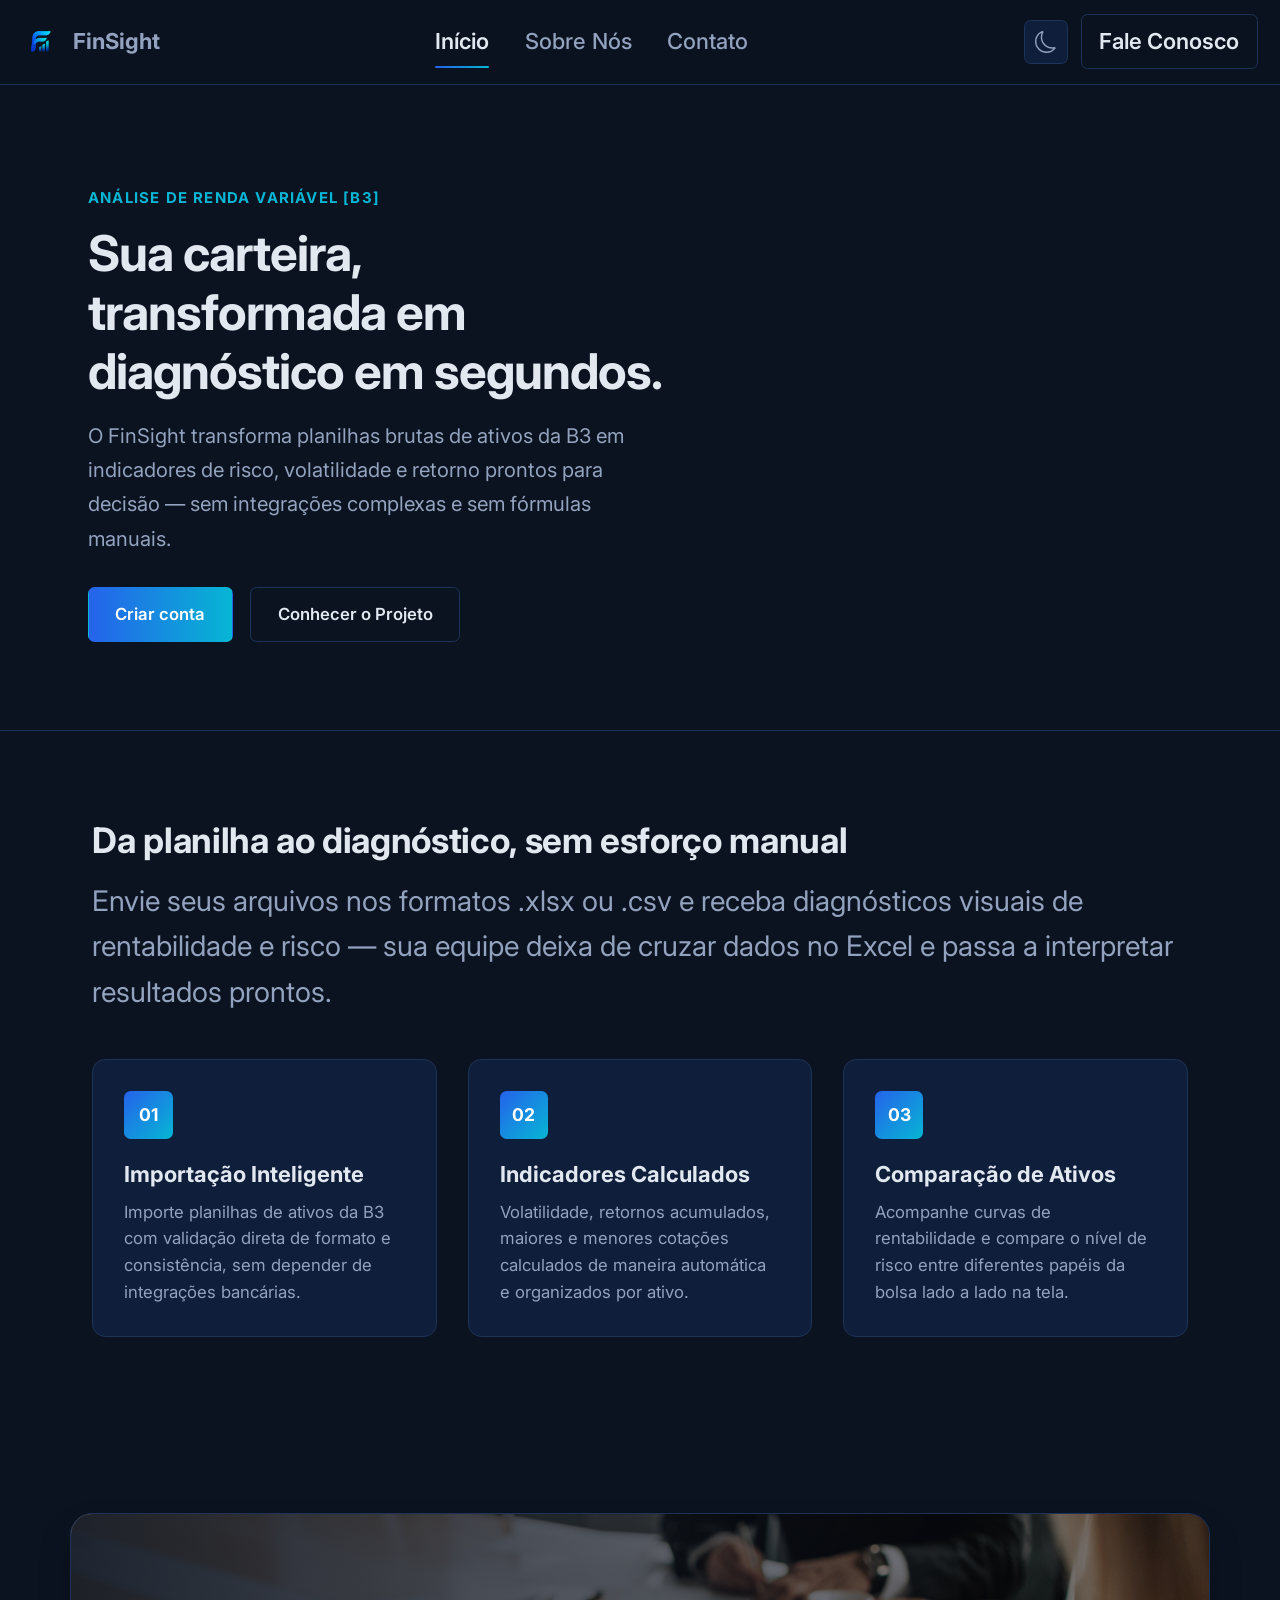
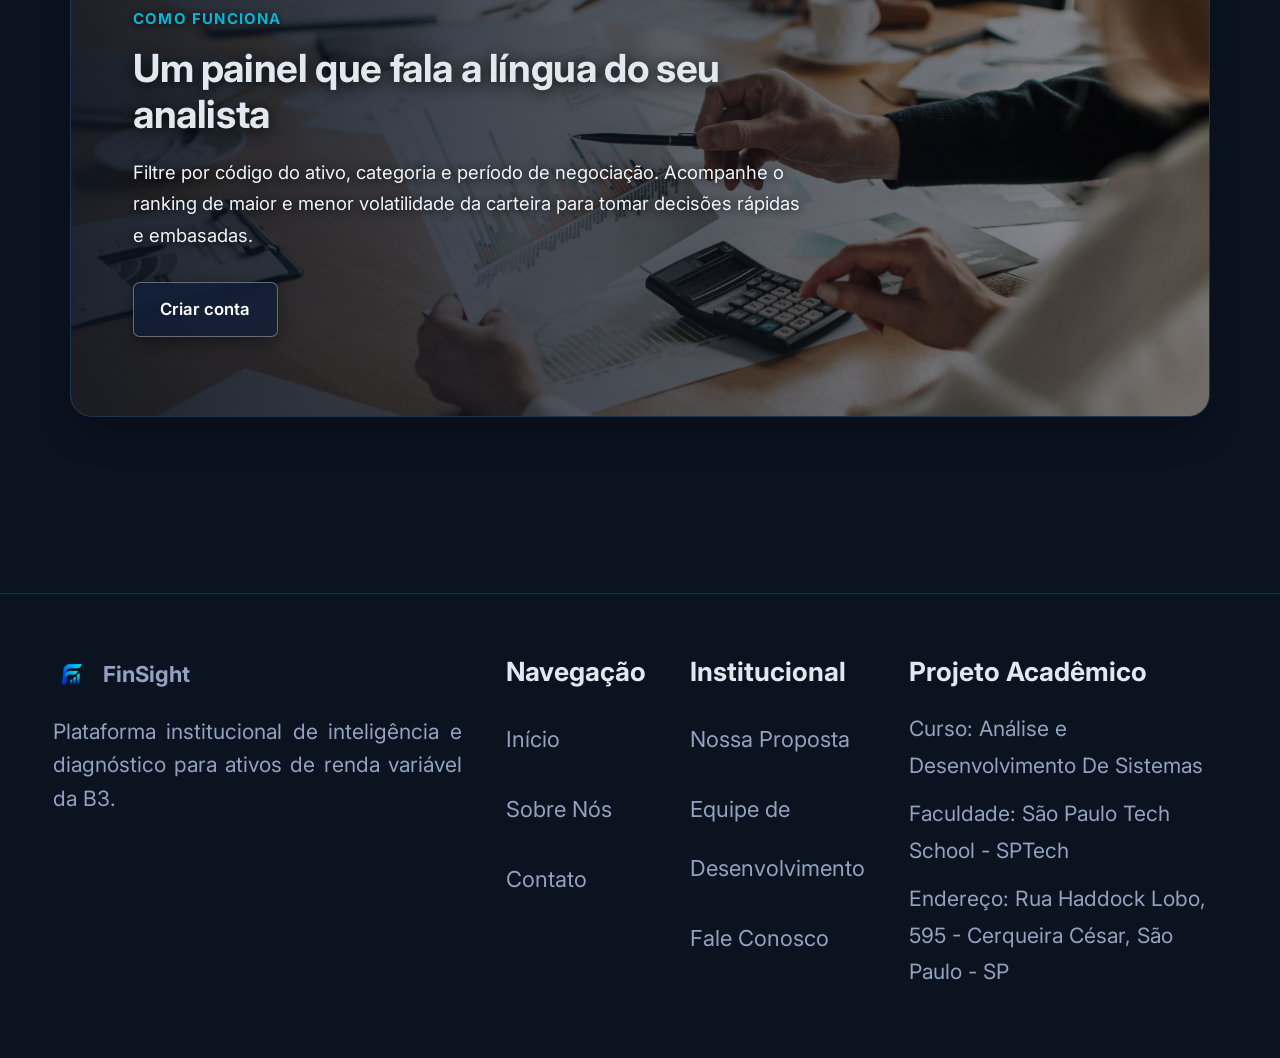
<file: public/html/index.html>
<!DOCTYPE html>
<html lang="pt-BR">

<head>
  <meta charset="UTF-8">
  <title>FinSight | Início</title>
  <link rel="icon" href="../assets/ico/logo-transparente.png">
  <link rel="stylesheet" href="../css/style-geral.css">
  <link rel="stylesheet" href="../css/inicio.css">
  <script src="../js/tema.js"></script>
</head>

<body>

  <header class="cabecalho">
    <div class="conteiner cabecalho-conteudo">

      <a href="../html/index.html" class="marca">
        <img src="../assets/ico/logo-transparente.png" alt="Logotipo FinSight">
        <span>FinSight</span>
      </a>

      <nav class="menu-navegacao">
        <a href="index.html" class="link-navegacao ativo">Início</a>
        <a href="sobre.html" class="link-navegacao">Sobre Nós</a>
        <a href="contato.html" class="link-navegacao">Contato</a>
      </nav>

      <div class="acoes-cabecalho">
        <button type="button" id="btn-tema" class="btn-tema" title="Alternar tema claro/escuro"
          aria-label="Alternar tema claro e escuro">
          <svg class="icone-sol bi bi-sun" xmlns="http://www.w3.org/2000/svg" viewBox="0 0 16 16" fill="currentColor">
            <path
              d="M8 11a3 3 0 1 1 0-6 3 3 0 0 1 0 6m0 1a4 4 0 1 0 0-8 4 4 0 0 0 0 8M8 0a.5.5 0 0 1 .5.5v2a.5.5 0 0 1-1 0v-2A.5.5 0 0 1 8 0m0 13a.5.5 0 0 1 .5.5v2a.5.5 0 0 1-1 0v-2A.5.5 0 0 1 8 13m8-5a.5.5 0 0 1-.5.5h-2a.5.5 0 0 1 0-1h2a.5.5 0 0 1 .5.5M3 8a.5.5 0 0 1-.5.5h-2a.5.5 0 0 1 0-1h2A.5.5 0 0 1 3 8m10.657-5.657a.5.5 0 0 1 0 .707l-1.414 1.415a.5.5 0 1 1-.707-.708l1.414-1.414a.5.5 0 0 1 .707 0m-9.193 9.193a.5.5 0 0 1 0 .707L3.05 13.657a.5.5 0 0 1-.707-.707l1.414-1.414a.5.5 0 0 1 .707 0m9.193 2.121a.5.5 0 0 1-.707 0l-1.414-1.414a.5.5 0 0 1 .707-.707l1.414 1.414a.5.5 0 0 1 0 .707M4.464 4.465a.5.5 0 0 1-.707 0L2.343 3.05a.5.5 0 1 1 .707-.707l1.414 1.414a.5.5 0 0 1 0 .708" />
          </svg>

          <svg class="icone-lua bi bi-moon" xmlns="http://www.w3.org/2000/svg" viewBox="0 0 16 16" fill="currentColor">
            <path
              d="M6 .278a.77.77 0 0 1 .08.858 7.2 7.2 0 0 0-.878 3.46c0 4.021 3.278 7.277 7.318 7.277q.792-.001 1.533-.16a.79.79 0 0 1 .81.316.73.73 0 0 1-.031.893A8.35 8.35 0 0 1 8.344 16C3.734 16 0 12.286 0 7.71 0 4.266 2.114 1.312 5.124.06A.75.75 0 0 1 6 .278M4.858 1.311A7.27 7.27 0 0 0 1.025 7.71c0 4.02 3.279 7.276 7.319 7.276a7.32 7.32 0 0 0 5.205-2.162q-.506.063-1.029.063c-4.61 0-8.343-3.714-8.343-8.29 0-1.167.242-2.278.681-3.286" />
          </svg>
        </button>

        <a href="contato.html" class="btn btn-vazado btn-pequeno">Fale Conosco</a>
      </div>

    </div>
  </header>

  <main>

    <section class="secao secao-destaque">

      <div class="video-fundo-conteiner" aria-hidden="true">
        <video class="video-fundo" autoplay muted loop playsinline preload="auto">
          <source src="../assets/pagina-inicial/video-secao-destaque.mp4" type="video/mp4">
        </video>
        <div class="video-overlay"></div>
      </div>

      <div class="conteiner grade-destaque">

        <div>
          <span class="subtitulo-destaque">Análise de Renda Variável [B3]</span>
          <h1>Sua carteira, transformada em diagnóstico em segundos.</h1>
          <p class="texto-destaque">
            O FinSight transforma planilhas brutas de ativos da B3 em indicadores de risco, volatilidade e retorno
            prontos para decisão — sem integrações complexas e sem fórmulas manuais.
          </p>
          <div class="acoes-destaque">
            <a href="./cadastro.html" class="btn btn-primario">Criar conta</a>
            <a href="./sobre.html" class="btn btn-vazado">Conhecer o Projeto</a>
          </div>
        </div>

      </div>
    </section>

    <hr class="linha-divisoria">

    <section class="secao">
      <div class="conteiner">

        <div class="cabecalho-secao">
          <h2>Da planilha ao diagnóstico, sem esforço manual</h2>
          <p>
            Envie seus arquivos nos formatos .xlsx ou .csv e receba diagnósticos visuais de rentabilidade e risco — sua
            equipe deixa de cruzar dados no Excel e passa a interpretar resultados prontos.
          </p>
        </div>

        <div class="grade-tres-colunas">

          <div class="cartao">
            <div class="icone-cartao">01</div>
            <h3>Importação Inteligente</h3>
            <p>Importe planilhas de ativos da B3 com validação direta de formato e consistência, sem depender de
              integrações bancárias.</p>
          </div>

          <div class="cartao">
            <div class="icone-cartao">02</div>
            <h3>Indicadores Calculados</h3>
            <p>Volatilidade, retornos acumulados, maiores e menores cotações calculados de maneira automática e
              organizados por ativo.</p>
          </div>

          <div class="cartao">
            <div class="icone-cartao">03</div>
            <h3>Comparação de Ativos</h3>
            <p>Acompanhe curvas de rentabilidade e compare o nível de risco entre diferentes papéis da bolsa lado a lado
              na tela.</p>
          </div>

        </div>

      </div>
    </section>

    <section class="secao">
      <div class="conteiner secao-previa-dashboard">

        <div class="fundo-previa-conteiner" aria-hidden="true">
          <img src="../assets/pagina-inicial/reuniao-inicial.jpg" class="fundo-previa-img">
          <div class="fundo-previa-overlay"></div>
        </div>

        <div class="conteudo-previa-dashboard">
          <span class="subtitulo-destaque">Como Funciona</span>
          <h2>Um painel que fala a língua do seu analista</h2>
          <p>
            Filtre por código do ativo, categoria e período de negociação. Acompanhe o ranking de maior e menor
            volatilidade da carteira para tomar decisões rápidas e embasadas.
          </p>
          <a href="./cadastro.html" class="btn btn-vazado">Criar conta</a>
        </div>

      </div>
    </section>

  </main>

  <footer class="rodape">
    <div class="conteiner">

      <div class="grade-rodape">

        <div class="coluna-rodape">
          <div class="marca">
            <img src="../assets/ico/logo-transparente.png" alt="FinSight">
            <span>FinSight</span>
          </div>
          <p>
            Plataforma institucional de inteligência e diagnóstico para ativos de renda variável da B3.
          </p>
        </div>

        <div class="coluna-rodape">
          <h4>Navegação</h4>
          <ul>
            <li><a href="./index.html">Início</a></li>
            <li><a href="./sobre.html">Sobre Nós</a></li>
            <li><a href="./contato.html">Contato</a></li>
          </ul>
        </div>

        <div class="coluna-rodape">
          <h4>Institucional</h4>
          <ul>
            <li><a href="./sobre.html">Nossa Proposta</a></li>
            <li><a href="./sobre.html">Equipe de Desenvolvimento</a></li>
            <li><a href="./contato.html">Fale Conosco</a></li>
          </ul>
        </div>

        <div class="coluna-rodape">
          <h4>Projeto Acadêmico</h4>
          <ul>
            <li><span>Curso: Análise e Desenvolvimento De Sistemas</span></li>
            <li><span>Faculdade: São Paulo Tech School - SPTech</span></li>
            <li><span>Endereço: Rua Haddock Lobo, 595 - Cerqueira César, São Paulo - SP </span></li>
          </ul>
        </div>

      </div>

    </div>
  </footer>

</body>

</html>
</file>
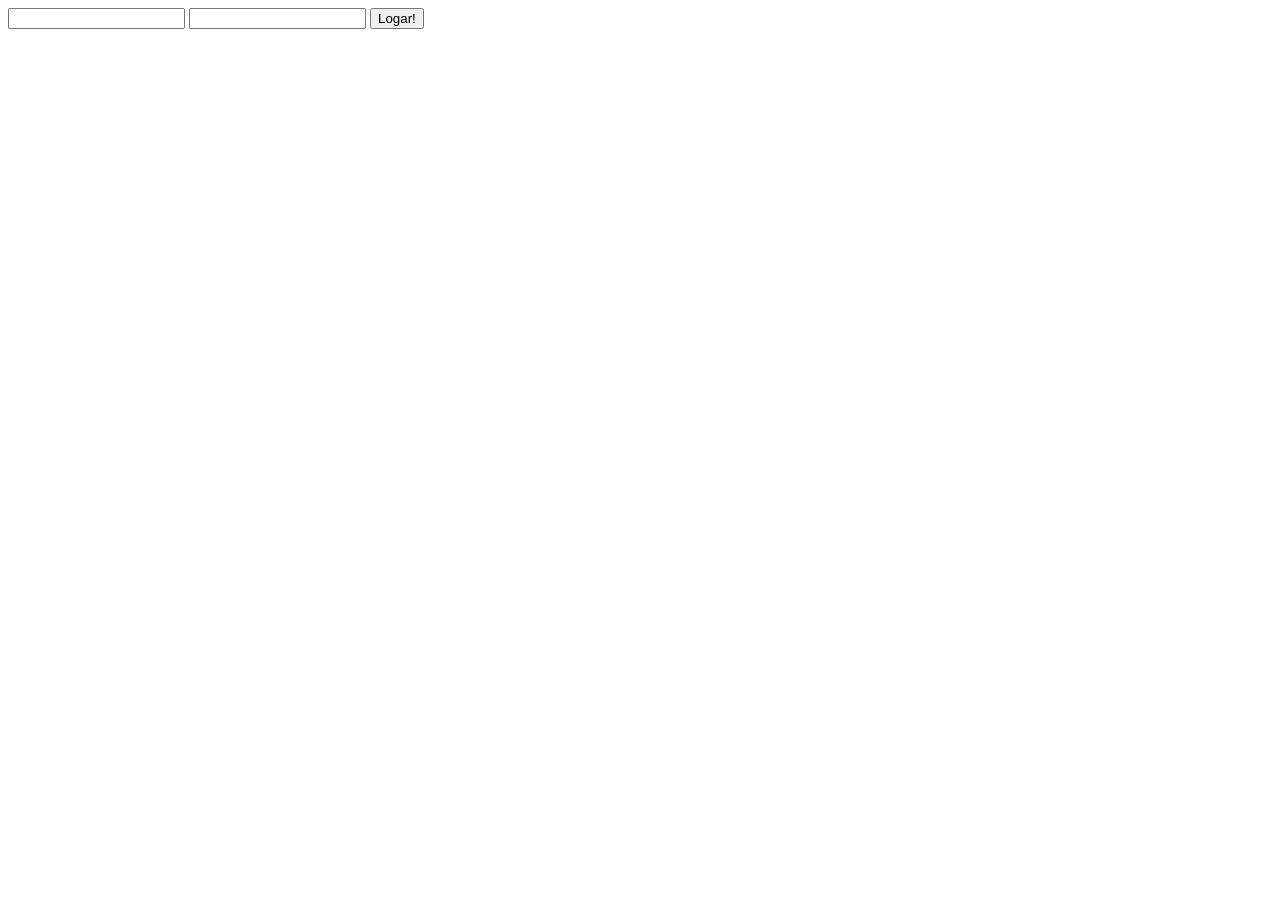
<file: public/html/autenticacao.html>
<!DOCTYPE html>
<html lang="en">
<head>
    <meta charset="UTF-8">
    <meta name="viewport" content="width=device-width, initial-scale=1.0">
    <title>Document</title>
</head>
<body>
    <label>
        <input type="text">
    </label>
    <label>
        <input type="text">
    </label>
    <button id="login" onclick="pegarDados()">Logar!</button>
</body>
</html>
<script src="../js/autenticacao.js"></script>
</file>
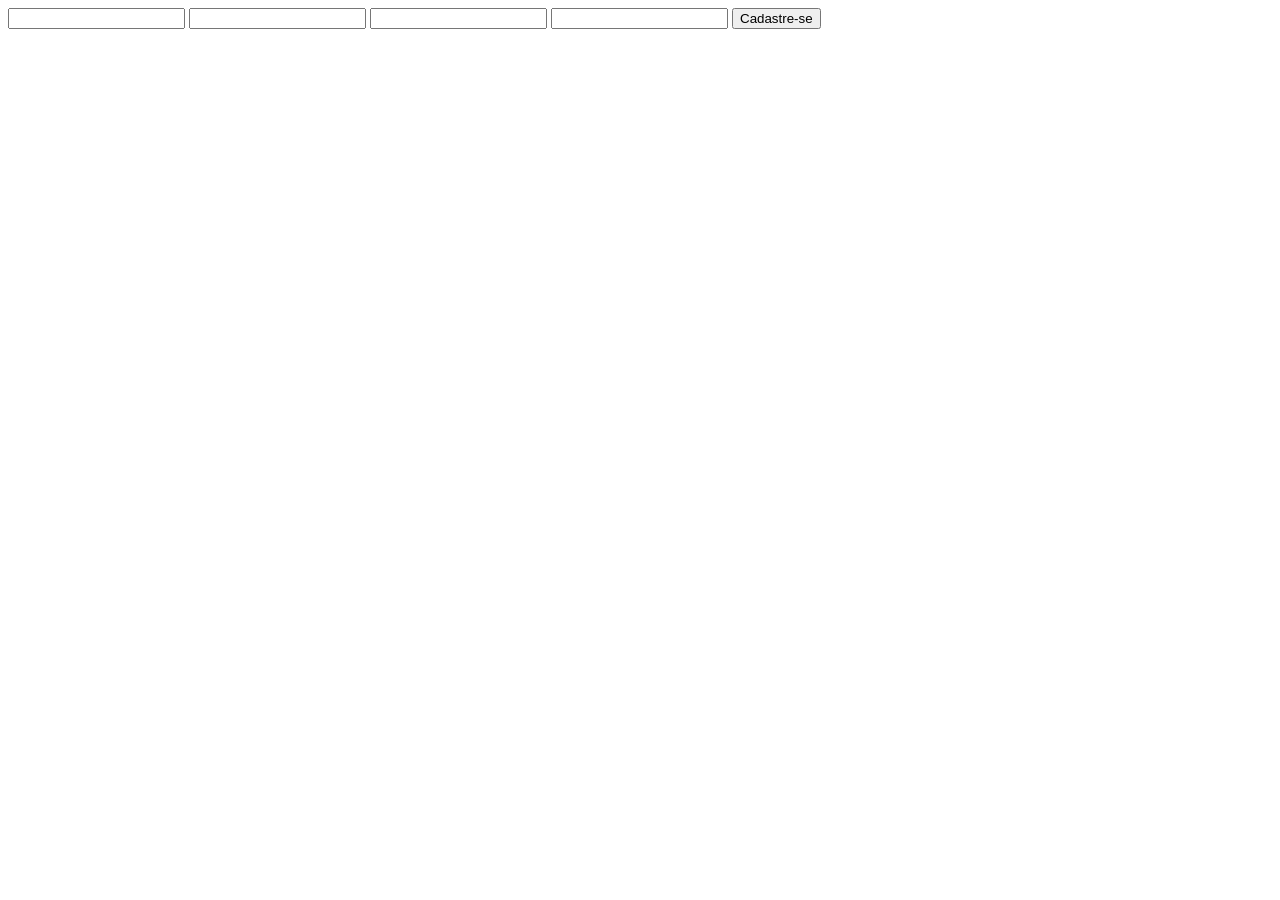
<file: public/html/cadastro.html>
<!DOCTYPE html>
<html lang="en">
<head>
    <meta charset="UTF-8">
    <meta name="viewport" content="width=device-width, initial-scale=1.0">
    <title>Document</title>
</head>
<body>
    <label>
        <input type="text">
    </label>
    <label>
        <input type="text">
    </label>
    <label>
        <input type="text">
    </label>
    <label>
        <input type="text">
    </label>
    <button onclick="pegarDados()">Cadastre-se</button>
</body>
</html>
<script src="../js/autenticacao.js"></script>
</file>
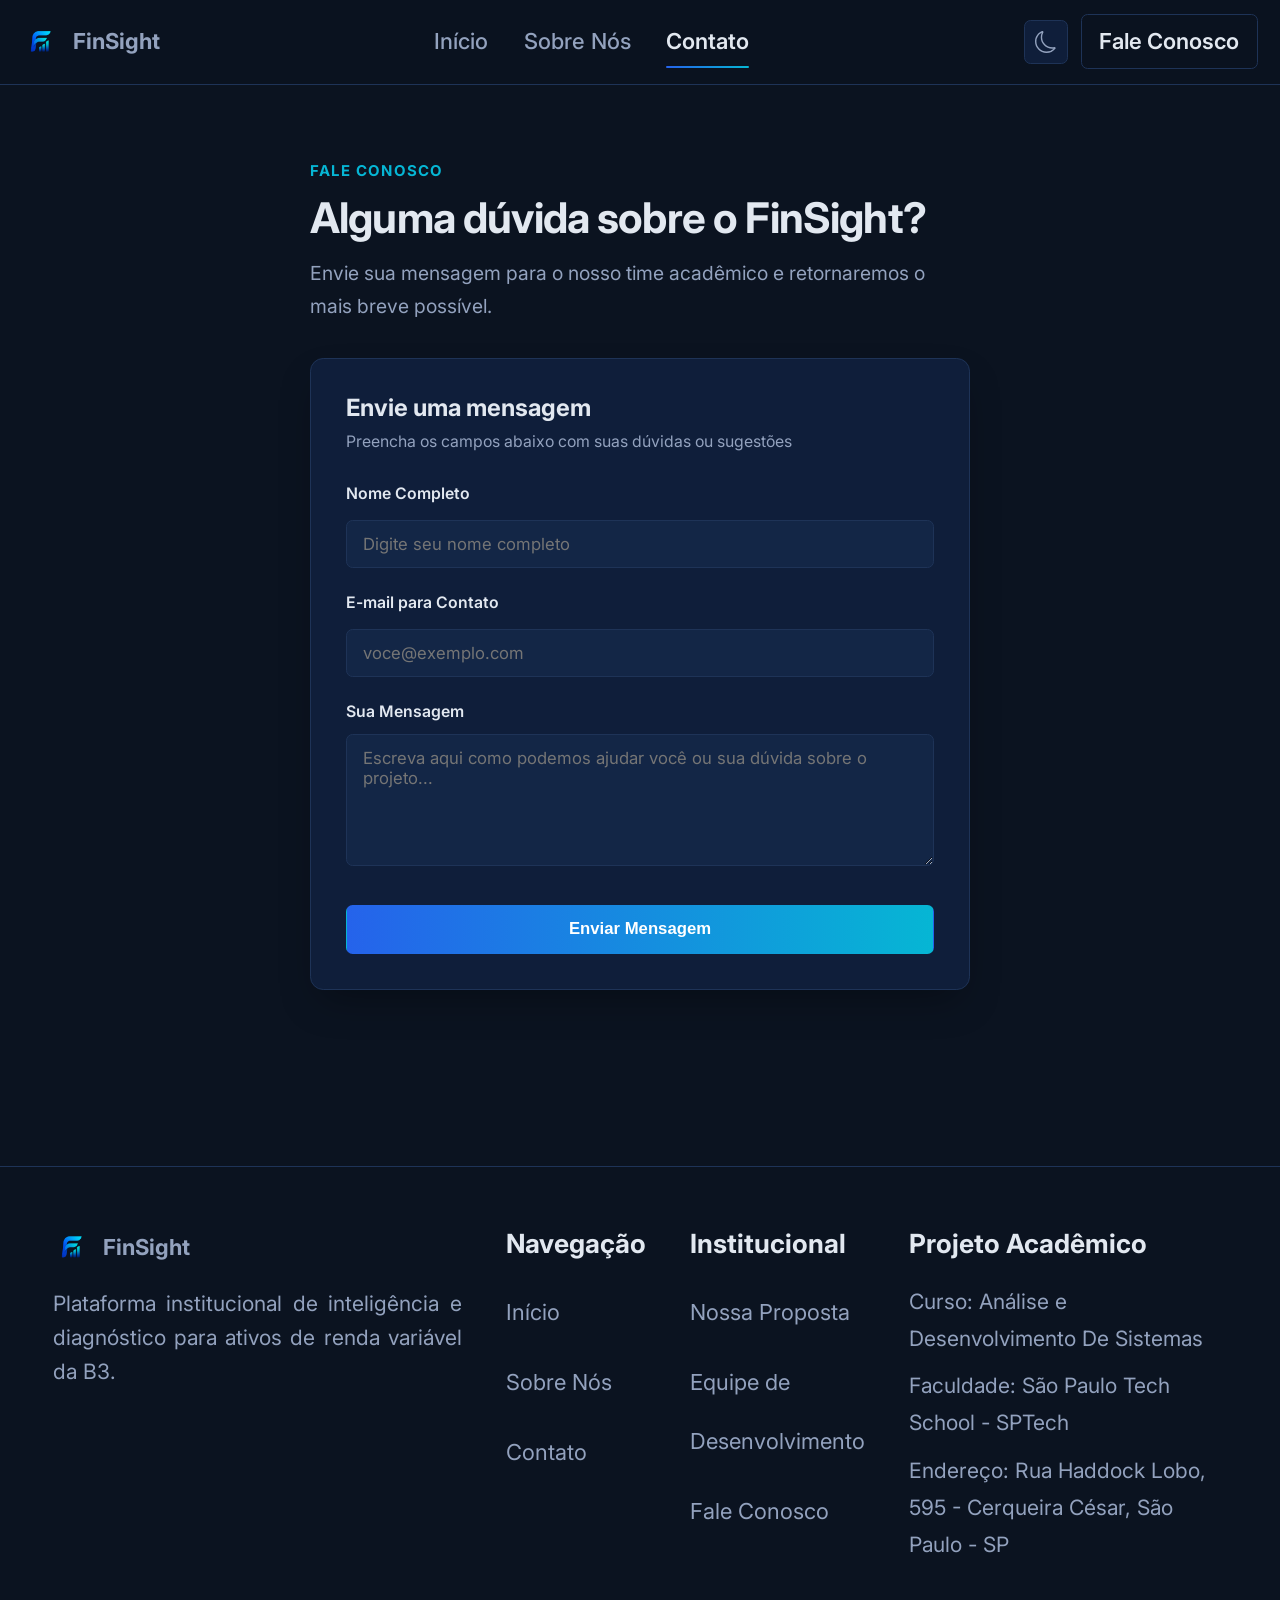
<file: public/html/contato.html>
<!DOCTYPE html>
<html lang="pt-BR">

<head>
    <meta charset="UTF-8">
    <title>FinSight | Contato</title>
    <link rel="shortcut icon" href="../assets/ico/logo-transparente.png" type="image/x-icon">
    <link rel="stylesheet" href="../css/style-geral.css">
    <link rel="stylesheet" href="../css/contato.css">
    <script src="../js/tema.js"></script>
</head>

<body>

    <header class="cabecalho">
        <div class="conteiner cabecalho-conteudo">

            <a href="../index.html" class="marca">
                <img src="../assets/ico/logo-transparente.png" alt="Logotipo FinSight">
                <span>FinSight</span>
            </a>

            <nav class="menu-navegacao">
                <a href="../index.html" class="link-navegacao">Início</a>
                <a href="./sobre.html" class="link-navegacao">Sobre Nós</a>
                <a href="./contato.html" class="link-navegacao ativo">Contato</a>
            </nav>

            <div class="acoes-cabecalho">
                <button type="button" id="btn-tema" class="btn-tema" title="Alternar tema claro/escuro"
                    aria-label="Alternar tema claro e escuro">
                    <svg class="icone-sol bi bi-sun" xmlns="http://www.w3.org/2000/svg" viewBox="0 0 16 16"
                        fill="currentColor">
                        <path
                            d="M8 11a3 3 0 1 1 0-6 3 3 0 0 1 0 6m0 1a4 4 0 1 0 0-8 4 4 0 0 0 0 8M8 0a.5.5 0 0 1 .5.5v2a.5.5 0 0 1-1 0v-2A.5.5 0 0 1 8 0m0 13a.5.5 0 0 1 .5.5v2a.5.5 0 0 1-1 0v-2A.5.5 0 0 1 8 13m8-5a.5.5 0 0 1-.5.5h-2a.5.5 0 0 1 0-1h2a.5.5 0 0 1 .5.5M3 8a.5.5 0 0 1-.5.5h-2a.5.5 0 0 1 0-1h2A.5.5 0 0 1 3 8m10.657-5.657a.5.5 0 0 1 0 .707l-1.414 1.415a.5.5 0 1 1-.707-.708l1.414-1.414a.5.5 0 0 1 .707 0m-9.193 9.193a.5.5 0 0 1 0 .707L3.05 13.657a.5.5 0 0 1-.707-.707l1.414-1.414a.5.5 0 0 1 .707 0m9.193 2.121a.5.5 0 0 1-.707 0l-1.414-1.414a.5.5 0 0 1 .707-.707l1.414 1.414a.5.5 0 0 1 0 .707M4.464 4.465a.5.5 0 0 1-.707 0L2.343 3.05a.5.5 0 1 1 .707-.707l1.414 1.414a.5.5 0 0 1 0 .708" />
                    </svg>

                    <svg class="icone-lua bi bi-moon" xmlns="http://www.w3.org/2000/svg" viewBox="0 0 16 16"
                        fill="currentColor">
                        <path
                            d="M6 .278a.77.77 0 0 1 .08.858 7.2 7.2 0 0 0-.878 3.46c0 4.021 3.278 7.277 7.318 7.277q.792-.001 1.533-.16a.79.79 0 0 1 .81.316.73.73 0 0 1-.031.893A8.35 8.35 0 0 1 8.344 16C3.734 16 0 12.286 0 7.71 0 4.266 2.114 1.312 5.124.06A.75.75 0 0 1 6 .278M4.858 1.311A7.27 7.27 0 0 0 1.025 7.71c0 4.02 3.279 7.276 7.319 7.276a7.32 7.32 0 0 0 5.205-2.162q-.506.063-1.029.063c-4.61 0-8.343-3.714-8.343-8.29 0-1.167.242-2.278.681-3.286" />
                    </svg>
                </button>

                <a href="./contato.html" class="btn btn-vazado btn-pequeno">Fale Conosco</a>
            </div>

        </div>
    </header>

    <main>

        <section class="secao secao-contato">
            <div class="conteiner conteiner-contato">

                <div class="cabecalho-contato">
                    <span class="subtitulo-destaque">Fale Conosco</span>
                    <h1>Alguma dúvida sobre o FinSight?</h1>
                    <p class="texto-destaque">
                        Envie sua mensagem para o nosso time acadêmico e retornaremos o mais breve possível.
                    </p>
                </div>

                <div class="painel-formulario">
                    <div class="cabecalho-formulario">
                        <h3>Envie uma mensagem</h3>
                        <p>Preencha os campos abaixo com suas dúvidas ou sugestões</p>
                    </div>

                    <form id="formulario-contato" action="#" method="post">

                        <div class="campo-formulario">
                            <label for="campo-nome" class="rotulo">Nome Completo</label>
                            <input type="text" id="campo-nome" name="nome" class="campo-texto"
                                placeholder="Digite seu nome completo" required>
                        </div>

                        <div class="campo-formulario">
                            <label for="campo-email" class="rotulo">E-mail para Contato</label>
                            <input type="email" id="campo-email" name="email" class="campo-texto"
                                placeholder="voce@exemplo.com" required>
                        </div>

                        <div class="campo-formulario">
                            <label for="campo-mensagem" class="rotulo">Sua Mensagem</label>
                            <textarea id="campo-mensagem" name="mensagem" class="campo-area"
                                placeholder="Escreva aqui como podemos ajudar você ou sua dúvida sobre o projeto..."
                                required></textarea>
                        </div>

                        <button type="submit" class="btn btn-primario btn-bloco">Enviar Mensagem</button>

                    </form>
                </div>

            </div>
        </section>

    </main>

    <footer class="rodape">
        <div class="conteiner">

            <div class="grade-rodape">

                <div class="coluna-rodape">
                    <div class="marca">
                        <img src="../assets/ico/logo-transparente.png" alt="FinSight">
                        <span>FinSight</span>
                    </div>
                    <p>
                        Plataforma institucional de inteligência e diagnóstico para ativos de renda variável da B3.
                    </p>
                </div>

                <div class="coluna-rodape">
                    <h4>Navegação</h4>
                    <ul>
                        <li><a href="../index.html">Início</a></li>
                        <li><a href="./sobre.html">Sobre Nós</a></li>
                        <li><a href="./contato.html">Contato</a></li>
                    </ul>
                </div>

                <div class="coluna-rodape">
                    <h4>Institucional</h4>
                    <ul>
                        <li><a href="./sobre.html">Nossa Proposta</a></li>
                        <li><a href="./sobre.html">Equipe de Desenvolvimento</a></li>
                        <li><a href="./contato.html">Fale Conosco</a></li>
                    </ul>
                </div>

                <div class="coluna-rodape">
                    <h4>Projeto Acadêmico</h4>
                    <ul>
                        <li><span>Curso: Análise e Desenvolvimento De Sistemas</span></li>
                        <li><span>Faculdade: São Paulo Tech School - SPTech</span></li>
                        <li><span>Endereço: Rua Haddock Lobo, 595 - Cerqueira César, São Paulo - SP </span></li>
                    </ul>
                </div>

            </div>

        </div>
    </footer>

</body>

</html>
</file>
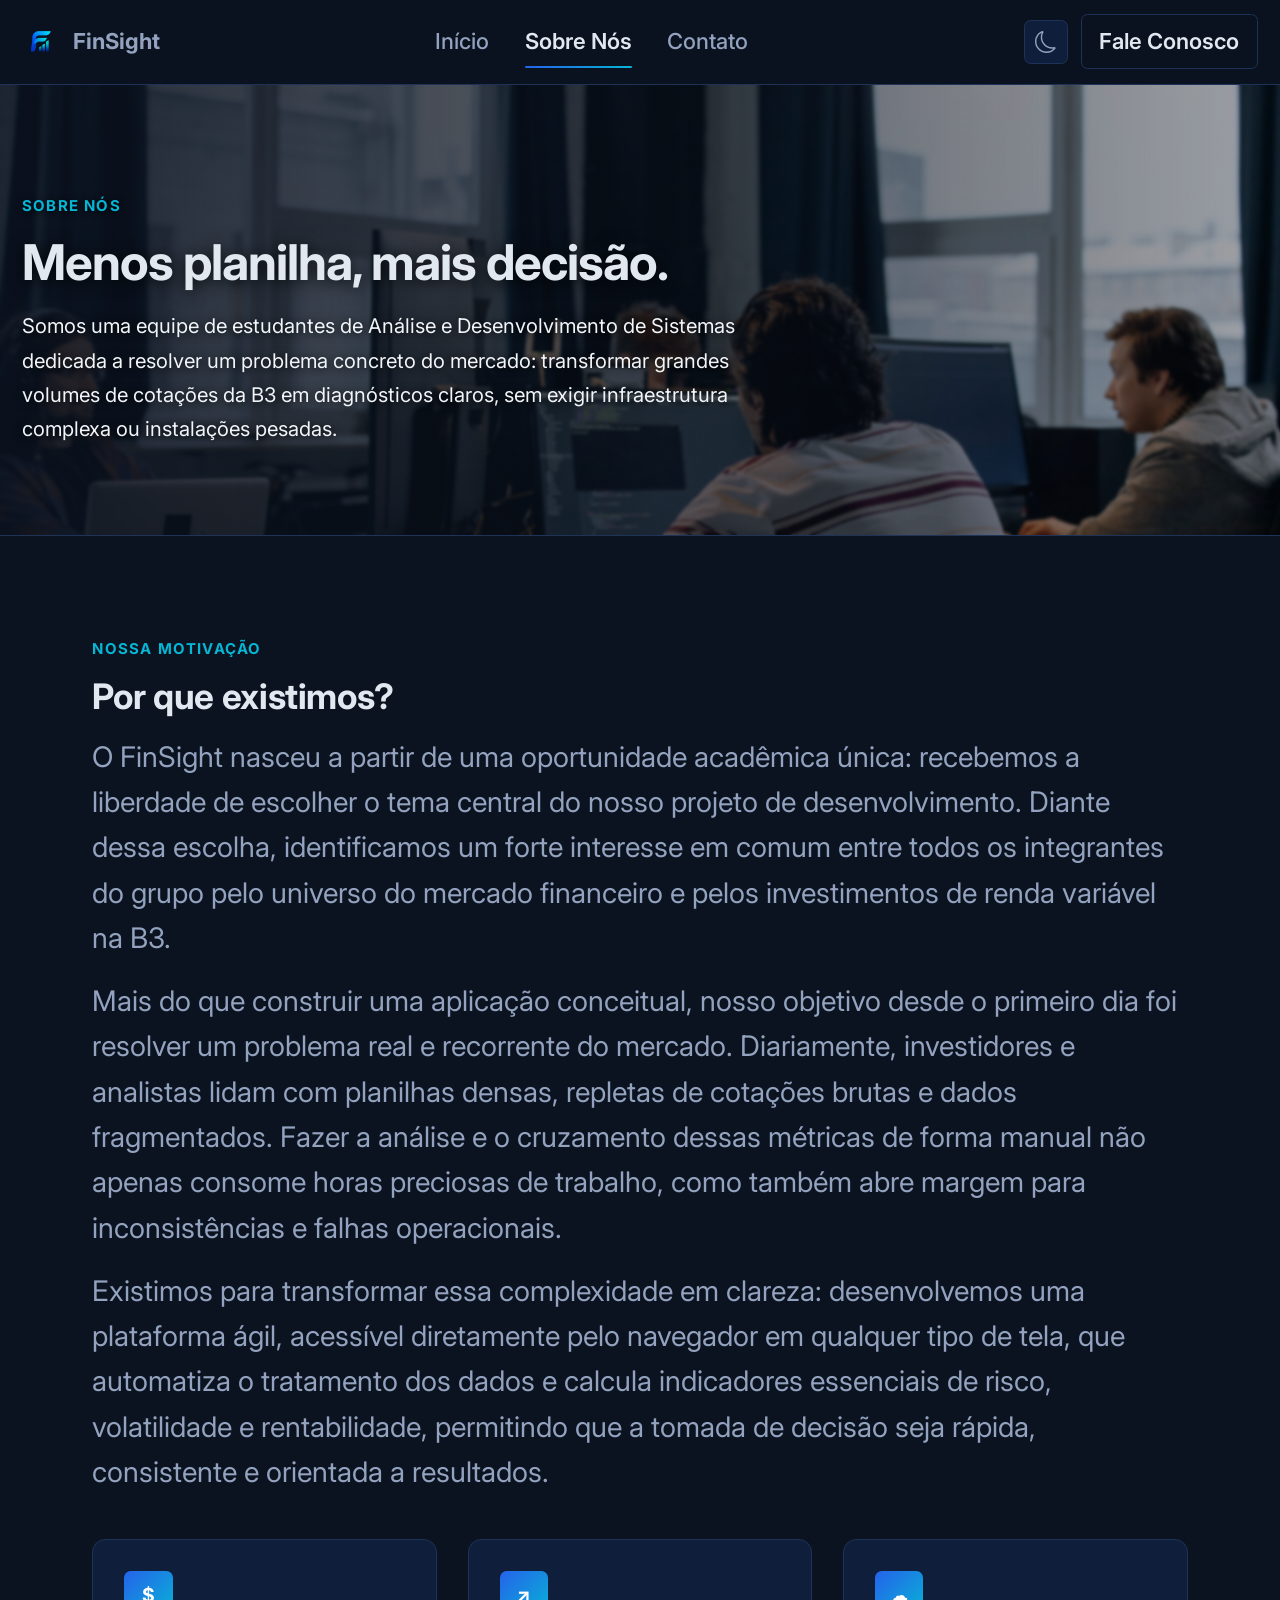
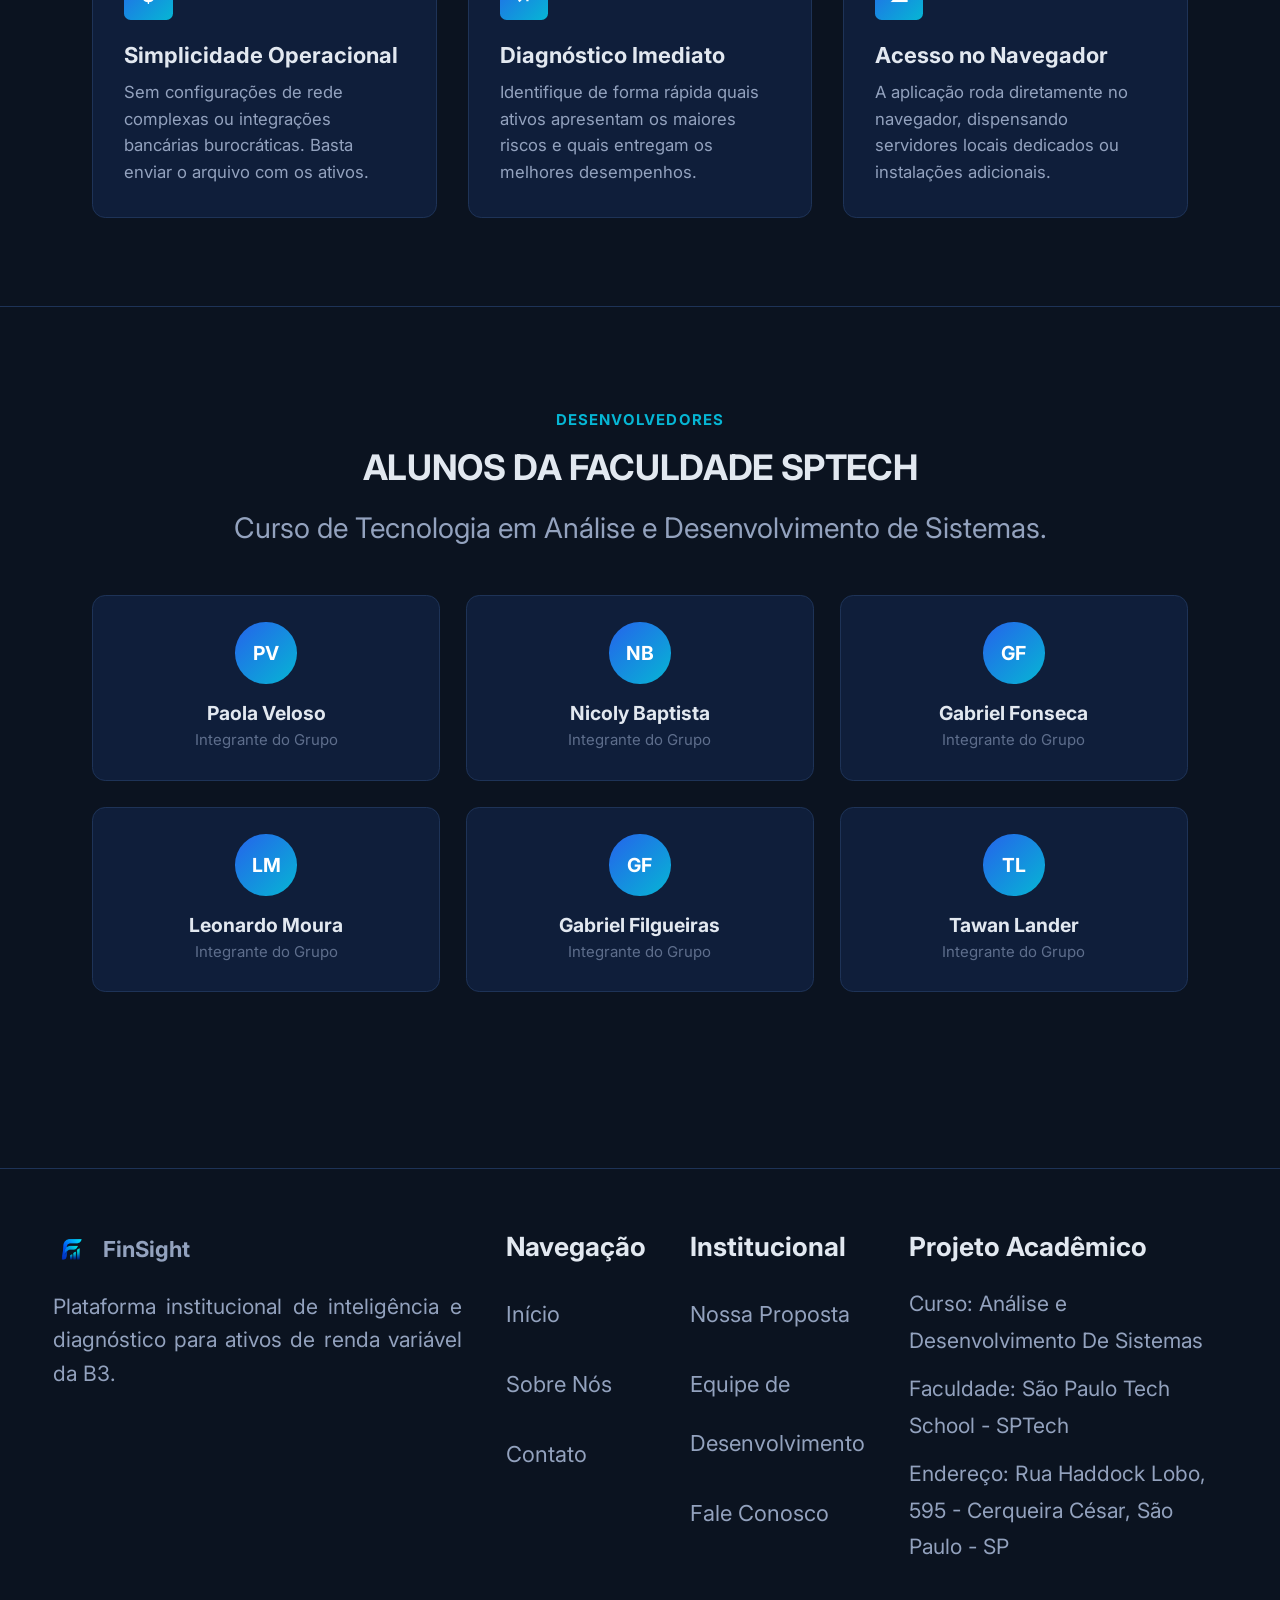
<file: public/html/sobre.html>
<!DOCTYPE html>
<html lang="pt-BR">

<head>
  <meta charset="UTF-8">
  <title>FinSight | Sobre</title>
    <link rel="shortcut icon" href="../assets/ico/logo-transparente.png" type="image/x-icon">
  <link rel="stylesheet" href="../css/style-geral.css">
  <link rel="stylesheet" href="../css/sobre.css">
  <script src="../js/tema.js"></script>
</head>

<body>

  <header class="cabecalho">
    <div class="conteiner cabecalho-conteudo">

      <a href="../index.html" class="marca">
        <img src="../assets/ico/logo-transparente.png" alt="Logotipo FinSight">
        <span>FinSight</span>
      </a>

      <nav class="menu-navegacao">
        <a href="../index.html" class="link-navegacao">Início</a>
        <a href="./sobre.html" class="link-navegacao ativo">Sobre Nós</a>
        <a href="./contato.html" class="link-navegacao">Contato</a>
      </nav>

      <div class="acoes-cabecalho">
        <button type="button" id="btn-tema" class="btn-tema" title="Alternar tema claro/escuro"
          aria-label="Alternar tema claro e escuro">
          <svg class="icone-sol bi bi-sun" xmlns="http://www.w3.org/2000/svg" viewBox="0 0 16 16" fill="currentColor">
            <path
              d="M8 11a3 3 0 1 1 0-6 3 3 0 0 1 0 6m0 1a4 4 0 1 0 0-8 4 4 0 0 0 0 8M8 0a.5.5 0 0 1 .5.5v2a.5.5 0 0 1-1 0v-2A.5.5 0 0 1 8 0m0 13a.5.5 0 0 1 .5.5v2a.5.5 0 0 1-1 0v-2A.5.5 0 0 1 8 13m8-5a.5.5 0 0 1-.5.5h-2a.5.5 0 0 1 0-1h2a.5.5 0 0 1 .5.5M3 8a.5.5 0 0 1-.5.5h-2a.5.5 0 0 1 0-1h2A.5.5 0 0 1 3 8m10.657-5.657a.5.5 0 0 1 0 .707l-1.414 1.415a.5.5 0 1 1-.707-.708l1.414-1.414a.5.5 0 0 1 .707 0m-9.193 9.193a.5.5 0 0 1 0 .707L3.05 13.657a.5.5 0 0 1-.707-.707l1.414-1.414a.5.5 0 0 1 .707 0m9.193 2.121a.5.5 0 0 1-.707 0l-1.414-1.414a.5.5 0 0 1 .707-.707l1.414 1.414a.5.5 0 0 1 0 .707M4.464 4.465a.5.5 0 0 1-.707 0L2.343 3.05a.5.5 0 1 1 .707-.707l1.414 1.414a.5.5 0 0 1 0 .708" />
          </svg>

          <svg class="icone-lua bi bi-moon" xmlns="http://www.w3.org/2000/svg" viewBox="0 0 16 16" fill="currentColor">
            <path
              d="M6 .278a.77.77 0 0 1 .08.858 7.2 7.2 0 0 0-.878 3.46c0 4.021 3.278 7.277 7.318 7.277q.792-.001 1.533-.16a.79.79 0 0 1 .81.316.73.73 0 0 1-.031.893A8.35 8.35 0 0 1 8.344 16C3.734 16 0 12.286 0 7.71 0 4.266 2.114 1.312 5.124.06A.75.75 0 0 1 6 .278M4.858 1.311A7.27 7.27 0 0 0 1.025 7.71c0 4.02 3.279 7.276 7.319 7.276a7.32 7.32 0 0 0 5.205-2.162q-.506.063-1.029.063c-4.61 0-8.343-3.714-8.343-8.29 0-1.167.242-2.278.681-3.286" />
          </svg>
        </button>

        <a href="./contato.html" class="btn btn-vazado btn-pequeno">Fale Conosco</a>
      </div>

    </div>
  </header>

  <main>

    <section class="secao secao-destaque">

      <div class="fundo-destaque-conteiner" aria-hidden="true">
        <img src="../assets/sobre/equipe-sobre.jpg" alt="Equipe FinSight" class="fundo-destaque-img">
        <div class="fundo-destaque-overlay"></div>
      </div>

      <div class="conteiner">
        <div class="conteudo-destaque-sobre">
          <span class="subtitulo-destaque">Sobre Nós</span>
          <h1>Menos planilha, mais decisão.</h1>
          <p class="texto-destaque">
            Somos uma equipe de estudantes de Análise e Desenvolvimento de Sistemas dedicada a resolver um problema concreto do mercado: transformar grandes volumes de cotações da B3 em diagnósticos claros, sem exigir infraestrutura complexa ou instalações pesadas.
          </p>
        </div>
      </div>
    </section>

    <hr class="linha-divisoria">

    <section class="secao">
      <div class="conteiner">
        
        <div class="cabecalho-secao">
          <span class="subtitulo-destaque">Nossa Motivação</span>
          <h2>Por que existimos?</h2>
          <p>
            O FinSight nasceu a partir de uma oportunidade acadêmica única: recebemos a liberdade de escolher o tema central do nosso projeto de desenvolvimento. Diante dessa escolha, identificamos um forte interesse em comum entre todos os integrantes do grupo pelo universo do mercado financeiro e pelos investimentos de renda variável na B3.
          </p>
          <p>
            Mais do que construir uma aplicação conceitual, nosso objetivo desde o primeiro dia foi resolver um problema real e recorrente do mercado. Diariamente, investidores e analistas lidam com planilhas densas, repletas de cotações brutas e dados fragmentados. Fazer a análise e o cruzamento dessas métricas de forma manual não apenas consome horas preciosas de trabalho, como também abre margem para inconsistências e falhas operacionais.
          </p>
          <p>
            Existimos para transformar essa complexidade em clareza: desenvolvemos uma plataforma ágil, acessível diretamente pelo navegador em qualquer tipo de tela, que automatiza o tratamento dos dados e calcula indicadores essenciais de risco, volatilidade e rentabilidade, permitindo que a tomada de decisão seja rápida, consistente e orientada a resultados.
          </p>
        </div>

        <div class="grade-tres-colunas">
          
          <div class="cartao">
            <div class="icone-cartao">$</div>
            <h3>Simplicidade Operacional</h3>
            <p>Sem configurações de rede complexas ou integrações bancárias burocráticas. Basta enviar o arquivo com os ativos.</p>
          </div>

          <div class="cartao">
            <div class="icone-cartao">↗️</div>
            <h3>Diagnóstico Imediato</h3>
            <p>Identifique de forma rápida quais ativos apresentam os maiores riscos e quais entregam os melhores desempenhos.</p>
          </div>

          <div class="cartao">
            <div class="icone-cartao">☁️</div>
            <h3>Acesso no Navegador</h3>
            <p>A aplicação roda diretamente no navegador, dispensando servidores locais dedicados ou instalações adicionais.</p>
          </div>

        </div>

      </div>
    </section>

    <hr class="linha-divisoria">

    <section class="secao">
      <div class="conteiner">
        
        <div class="cabecalho-secao centralizado">
          <span class="subtitulo-destaque">Desenvolvedores</span>
          <h2>ALUNOS DA FACULDADE SPTECH</h2>
          <p>Curso de Tecnologia em Análise e Desenvolvimento de Sistemas.</p>
        </div>

        <div class="grade-equipe">
          
          <div class="cartao-membro">
            <div class="avatar-membro">PV</div>
            <h3>Paola Veloso</h3>
            <p>Integrante do Grupo</p>
          </div>

          <div class="cartao-membro">
            <div class="avatar-membro">NB</div>
            <h3>Nicoly Baptista</h3>
            <p>Integrante do Grupo</p>
          </div>

          <div class="cartao-membro">
            <div class="avatar-membro">GF</div>
            <h3>Gabriel Fonseca</h3>
            <p>Integrante do Grupo</p>
          </div>

          <div class="cartao-membro">
            <div class="avatar-membro">LM</div>
            <h3>Leonardo Moura</h3>
            <p>Integrante do Grupo</p>
          </div>

          <div class="cartao-membro">
            <div class="avatar-membro">GF</div>
            <h3>Gabriel Filgueiras</h3>
            <p>Integrante do Grupo</p>
          </div>

          <div class="cartao-membro">
            <div class="avatar-membro">TL</div>
            <h3>Tawan Lander</h3>
            <p>Integrante do Grupo</p>
          </div>

        </div>

      </div>
    </section>

</main>

  <footer class="rodape">
    <div class="conteiner">

      <div class="grade-rodape">

        <div class="coluna-rodape">
          <div class="marca">
            <img src="../assets/ico/logo-transparente.png" alt="FinSight">
            <span>FinSight</span>
          </div>
          <p>
            Plataforma institucional de inteligência e diagnóstico para ativos de renda variável da B3.
          </p>
        </div>

        <div class="coluna-rodape">
          <h4>Navegação</h4>
          <ul>
            <li><a href="../index.html">Início</a></li>
            <li><a href="./sobre.html">Sobre Nós</a></li>
            <li><a href="./contato.html">Contato</a></li>
          </ul>
        </div>

        <div class="coluna-rodape">
          <h4>Institucional</h4>
          <ul>
            <li><a href="./sobre.html">Nossa Proposta</a></li>
            <li><a href="./sobre.html">Equipe de Desenvolvimento</a></li>
            <li><a href="./contato.html">Fale Conosco</a></li>
          </ul>
        </div>

        <div class="coluna-rodape">
          <h4>Projeto Acadêmico</h4>
          <ul>
            <li><span>Curso: Análise e Desenvolvimento De Sistemas</span></li>
            <li><span>Faculdade: São Paulo Tech School - SPTech</span></li>
            <li><span>Endereço: Rua Haddock Lobo, 595 - Cerqueira César, São Paulo - SP </span></li>
          </ul>
        </div>

      </div>

    </div>
  </footer>

</body>

</html>
</file>
<file: public/css/style-geral.css>
@import url('https://fonts.googleapis.com/css2?family=Inter:wght@400;500;600;700&display=swap');

/* TEMAS (CORES) */

:root,
[data-tema="escuro"] {
  /* fundos e superfícies */
  --fundo-principal: #0B1320;
  --fundo-cartao: #0F1E3A;
  --fundo-campo: #132646;
  --fundo-cabecalho: rgba(11, 19, 32, 0.92);

  --cor-borda: #1E3357;

  --cor-primaria: #2563EB;
  --cor-secundaria: #06B6D4;
  --cor-sucesso: #10B981;
  --cor-perigo: #EF4444;
  --cor-alerta: #F59E0B;

  --texto-principal: #E2E8F0;
  --texto-secundario: #93A2BE;
  --texto-suave: #5E6E8C;
}

[data-tema="claro"] {
  --fundo-principal: #F4F6FB;
  --fundo-cartao: #FFFFFF;
  --fundo-campo: #EEF2FA;
  --fundo-cabecalho: rgba(244, 246, 251, 0.92);

  --cor-borda: #DDE3F0;

  --cor-primaria: #2563EB;
  --cor-secundaria: #0891B2;
  --cor-sucesso: #059669;
  --cor-perigo: #DC2626;
  --cor-alerta: #B45309;

  --texto-principal: #101828;
  --texto-secundario: #475569;
  --texto-suave: #8291AC;
}

:root {
  --fonte-principal: 'Segoe UI', system-ui, -apple-system, sans-serif;

  --arredondamento-pequeno: 0.375rem;
  --arredondamento-medio: 0.75rem;
  --arredondamento-grande: 1.25rem;
  --transicao-suave: all 0.25s ease;
}


/* RESET E BASE */

* {
  box-sizing: border-box;
  margin: 0;
  padding: 0;
  font-size: 1.1em;
}

body {
  background-color: var(--fundo-principal);
  color: var(--texto-principal);
  font-family: 'Inter', var(--fonte-principal);
  font-size: 1rem;
  line-height: 1.6;
  transition: var(--transicao-suave);
}

a {
  color: inherit;
  text-decoration: none;
  transition: var(--transicao-suave);
}

img {
  display: block;
  max-width: 100%;
}


/* ESTRUTURA / CONTAINERS */

.conteiner {
  width: 100%;
  margin: 0 auto;
  padding: 0 1.25rem;
}

.secao {
  padding: 5rem 4rem;
}

.linha-divisoria {
  border: 0;
  height: 0.0625rem;
  background-color: var(--cor-borda);
  margin: 0;
}


/* TIPOGRAFIA GERAL */
h1,
h2,
h3,
h4 {
  color: var(--texto-principal);
  font-weight: 700;
  line-height: 1.2;
  margin-bottom: 1rem;
}

h1 {
  font-size: 2.8rem;
  letter-spacing: -0.02em;
}

h2 {
  font-size: 2rem;
  letter-spacing: -0.01em;
}

h3 {
  font-size: 1.25rem;
}

h4 {
  font-size: 1rem;
}

p {
  color: var(--texto-secundario);
  margin-bottom: 1rem;
}

.subtitulo-destaque {
  display: inline-block;
  color: var(--cor-secundaria);
  font-size: 0.85rem;
  font-weight: 700;
  text-transform: uppercase;
  letter-spacing: 0.08em;
  margin-bottom: 0.75rem;
}

.cabecalho-secao {
  margin-bottom: 2.5rem;
}

.cabecalho-secao.centralizado {
  margin-left: auto;
  margin-right: auto;
  text-align: center;
}


/* BOTÕES */
.btn {
  display: inline-flex;
  align-items: center;
  justify-content: center;
  gap: 0.5rem;
  padding: 0.75rem 1.5rem;
  font-size: 0.95rem;
  font-weight: 600;
  border-radius: var(--arredondamento-pequeno);
  border: 0.0625rem solid transparent;
  cursor: pointer;
  transition: transform 0.15s ease, opacity 0.2s ease, background 0.2s ease, border-color 0.2s ease;
}

.btn:active {
  transform: translateY(0.0625rem);
}

.btn-primario {
  background: linear-gradient(90deg, var(--cor-primaria), var(--cor-secundaria));
  color: #ffffff;
}

.btn-primario:hover {
  opacity: 0.92;
}

.btn-vazado {
  background-color: transparent;
  border-color: var(--cor-borda);
  color: var(--texto-principal);
}

.btn-vazado:hover {
  border-color: var(--cor-secundaria);
  color: var(--cor-secundaria);
}

.btn-pequeno {
  padding: 0.5rem 1rem;
  font-size: 1.25rem;
}

.btn-bloco {
  width: 100%;
}

.btn-tema {
  width: 2.5rem;
  height: 2.5rem;
  border-radius: var(--arredondamento-pequeno);
  border: 0.0625rem solid var(--cor-borda);
  background-color: var(--fundo-cartao);
  color: var(--texto-secundario);
  display: inline-flex;
  align-items: center;
  justify-content: center;
  cursor: pointer;
  transition: var(--transicao-suave);
}

.btn-tema:hover {
  border-color: var(--cor-secundaria);
  color: var(--cor-secundaria);
}

.btn-tema svg {
  width: 1.25rem;
  height: 1.25rem;
}

.icone-sol {
  display: none;
}

.icone-lua {
  display: block;
}

[data-tema="claro"] .icone-sol {
  display: block;
}

[data-tema="claro"] .icone-lua {
  display: none;
}


/* CABEÇALHO (menu fixo no topo) */
.cabecalho {
  position: sticky;
  top: 0;
  z-index: 100;
  background-color: var(--fundo-cabecalho);
  border-bottom: 0.0625rem solid var(--cor-borda);
  backdrop-filter: blur(0.5rem);
}

.cabecalho-conteudo {
  display: flex;
  align-items: center;
  justify-content: space-between;
  height: 4.75rem;
}

.marca {
  display: flex;
  align-items: center;
  gap: 0.75rem;
  font-weight: 700;
  font-size: 1.2rem;
  color: var(--texto-principal);
}

.marca img {
  height: 2.125rem;
  width: auto;
}

.menu-navegacao {
  display: flex;
  align-items: center;
  gap: 2rem;
}

.link-navegacao {
  font-size: 1.25rem;
  font-weight: 500;
  color: var(--texto-secundario);
  padding: 0.375rem 0;
  position: relative;
}

.link-navegacao:hover {
  color: var(--texto-principal);
}

.link-navegacao.ativo {
  color: var(--texto-principal);
  font-weight: 600;
}

.link-navegacao.ativo::after {
  content: '';
  position: absolute;
  left: 0;
  right: 0;
  bottom: -0.125rem;
  height: 0.125rem;
  background: linear-gradient(90deg, var(--cor-primaria), var(--cor-secundaria));
  border-radius: 0.125rem;
}

.acoes-cabecalho {
  display: flex;
  align-items: center;
  gap: 0.75rem;
}

/* RODAPÉ */
.rodape {
  border-top: 0.0625rem solid var(--cor-borda);
  padding: 3.5rem 1.75rem;
  margin-top: 5rem;
  background-color: var(--fundo-principal);
}

.rodape {
  font-size: 1.3rem;
}

.grade-rodape {
  display: flex;
  justify-content: space-around;
  align-items: flex-start;
  gap: 2.5rem;
}

.coluna-rodape h4 {
  margin-bottom: 1rem;
  font-size: 1.5rem;
  color: var(--texto-principal);
}

.coluna-rodape ul {
  list-style: none;
}

.coluna-rodape li {
  margin-bottom: 0.625rem;
}

.coluna-rodape a,
span {
  color: var(--texto-secundario);
  font-size: 1.25rem;
}

.coluna-rodape:nth-child(4) ul li  {
  line-height: 1;
}

.coluna-rodape:nth-child(4) ul li span {
  font-size: 1.2rem;
}

.coluna-rodape:nth-child(1) p {
  font-size: 1.2rem;
  margin-top: 1.2rem;
  text-align: justify;
}

.coluna-rodape a:hover {
  color: var(--cor-secundaria);
}

.rodape-inferior {
  border-top: 0.0625rem solid var(--cor-borda);
  padding-top: 1.5rem;
  display: flex;
  justify-content: space-between;
  align-items: center;
  font-size: 1.5rem;
  color: var(--texto-suave);
}
</file>
<file: public/css/inicio.css>
/* HERO (seção de destaque com vídeo de fundo) */
.secao-destaque {
  position: relative;
  overflow: hidden;
  padding: 5rem 3.75rem;
}

.video-fundo-conteiner {
  position: absolute;
  top: 0;
  left: 0;
  width: 100%;
  height: 100%;
  overflow: hidden;
  z-index: 0;
  pointer-events: none;
}

.video-fundo {
  width: 100%;
  height: 100%;
  object-fit: cover;
  filter: brightness(0.8) contrast(1.05) saturate(1.05);
}

.video-overlay {
  position: absolute;
  inset: 0;
  background: linear-gradient(90deg,
      rgba(11, 19, 32, 0.78) 0%,
      rgba(11, 19, 32, 0.5) 60%,
      rgba(11, 19, 32, 0.15) 100%);
}

.secao-destaque .conteiner {
  position: relative;
  z-index: 2;
}

[data-tema="claro"] .video-fundo {
  filter: brightness(0.9) contrast(1.02);
}

[data-tema="claro"] .video-overlay {
  background: linear-gradient(90deg,
      rgba(244, 246, 251, 0.82) 0%,
      rgba(244, 246, 251, 0.5) 45%,
      rgba(244, 246, 251, 0.2) 100%);
}

[data-tema="claro"] .secao-destaque h1 {
  text-shadow: none;
}

[data-tema="claro"] .secao-destaque .texto-destaque {
  color: var(--texto-secundario);
  text-shadow: none;
}

.grade-destaque {
  display: grid;
  grid-template-columns: 1.1fr 0.9fr;
  gap: 3.125rem;
  align-items: center;
}

.texto-destaque {
  font-size: 1.15rem;
  line-height: 1.7;
  margin-bottom: 1.75rem;
}

.acoes-destaque {
  display: flex;
  gap: 1rem;
}

/* CARDS "COMO FUNCIONA" (grade de 3 colunas) */

.grade-tres-colunas {
  display: grid;
  grid-template-columns: repeat(3, 1fr);
  gap: 1.75rem;
}

.cartao {
  background-color: var(--fundo-cartao);
  border: 0.0625rem solid var(--cor-borda);
  border-radius: var(--arredondamento-medio);
  padding: 1.75rem;
  transition: var(--transicao-suave);
}

.cartao:hover {
  border-color: var(--cor-secundaria);
  transform: translateY(-0.125rem);
}

.icone-cartao {
  width: 2.75rem;
  height: 2.75rem;
  border-radius: var(--arredondamento-pequeno);
  background: linear-gradient(135deg, var(--cor-primaria), var(--cor-secundaria));
  color: #ffffff;
  display: flex;
  align-items: center;
  justify-content: center;
  font-weight: 700;
  font-size: 1rem;
  margin-bottom: 1.25rem;
}

.cartao h3 {
  margin-bottom: 0.625rem;
}

.cartao p {
  font-size: 0.95rem;
  margin-bottom: 0;
}

/* PRÉVIA DO DASHBOARD (bloco com foto de fundo) */

.secao-previa-dashboard {
  position: relative;
  overflow: hidden;
  border-radius: var(--arredondamento-grande);
  border: 0.0625rem solid var(--cor-borda);
  padding: 4.5rem 3.5rem;
  box-shadow: 0 1rem 2.25rem -0.625rem rgba(0, 0, 0, 0.4);
  background-color: var(--fundo-cartao);
}

.fundo-previa-conteiner {
  position: absolute;
  top: 0;
  left: 0;
  width: 100%;
  height: 100%;
  overflow: hidden;
  z-index: 0;
  pointer-events: none;
}

.fundo-previa-img {
  width: 100%;
  height: 100%;
  object-fit: cover;
  object-position: center 35%;
  filter: brightness(0.78) contrast(1.05) saturate(1.05);
  transform: scale(1.02);
}

.fundo-previa-overlay {
  position: absolute;
  inset: 0;
  background: linear-gradient(90deg,
      rgba(11, 19, 32, 0.88) 0%,
      rgba(11, 19, 32, 0.58) 50%,
      rgba(11, 19, 32, 0.2) 100%);
}

.conteudo-previa-dashboard {
  position: relative;
  z-index: 2;
  max-width: 38.75rem;
}

.conteudo-previa-dashboard h2 {
  font-size: 2.2rem;
  margin-bottom: 1.1rem;
  text-shadow: 0 0.125rem 0.875rem rgba(0, 0, 0, 0.85);
}

.conteudo-previa-dashboard p {
  color: #F1F5F9;
  font-size: 1.05rem;
  line-height: 1.7;
  margin-bottom: 1.75rem;
  text-shadow: 0 0.0625rem 0.5rem rgba(0, 0, 0, 0.85);
}

.conteudo-previa-dashboard .subtitulo-destaque {
  text-shadow: 0 0.0625rem 0.375rem rgba(0, 0, 0, 0.9);
}

.conteudo-previa-dashboard .btn-vazado,
.conteudo-previa-dashboard .botao-vazado {
  background-color: rgba(15, 30, 58, 0.75);
  backdrop-filter: blur(0.375rem);
  border-color: rgba(255, 255, 255, 0.35);
  color: #ffffff;
  box-shadow: 0 0.25rem 0.875rem rgba(0, 0, 0, 0.35);
}

.conteudo-previa-dashboard .btn-vazado:hover,
.conteudo-previa-dashboard .botao-vazado:hover {
  background-color: rgba(6, 182, 212, 0.22);
  border-color: var(--cor-secundaria);
  color: var(--cor-secundaria);
}

[data-tema="claro"] .fundo-previa-img {
  filter: brightness(0.9) contrast(1.02);
}

[data-tema="claro"] .fundo-previa-overlay {
  background: linear-gradient(90deg,
      rgba(244, 246, 251, 0.9) 0%,
      rgba(244, 246, 251, 0.6) 50%,
      rgba(244, 246, 251, 0.2) 100%);
}

[data-tema="claro"] .conteudo-previa-dashboard h2 {
  text-shadow: none;
}

[data-tema="claro"] .conteudo-previa-dashboard p {
  color: var(--texto-secundario);
  text-shadow: none;
}
</file>
<file: public/css/contato.css>
/* CABEÇALHO DA PÁGINA */
.secao-contato {
  padding: 3.5rem 0 5rem;
}

.conteiner-contato,
.secao-contato-conteiner {
  max-width: 40rem;
  margin: 0 auto;
  padding: 0 1.25rem;
}

.cabecalho-contato {
  margin-bottom: 2rem;
}

.cabecalho-contato .subtitulo-destaque {
  margin-bottom: 0.5rem;
}

.cabecalho-contato h1 {
  font-size: 2.4rem;
  letter-spacing: -0.02em;
  margin-bottom: 0.75rem;
}

.cabecalho-contato .texto-destaque {
  font-size: 1.1rem;
  line-height: 1.7;
  color: var(--texto-secundario);
  margin-bottom: 0;
}



/* CARTÃO DO FORMULÁRIO */

.painel-formulario {
  width: 100%;
  background-color: var(--fundo-cartao);
  border: 0.0625rem solid var(--cor-borda);
  border-radius: var(--arredondamento-medio);
  padding: 2rem;
  box-shadow: 0 1rem 2.25rem -0.625rem rgba(0, 0, 0, 0.35);
  transition: var(--transicao-suave);
}

.painel-formulario:hover {
  border-color: rgba(6, 182, 212, 0.4);
}

.cabecalho-formulario {
  margin-bottom: 1.5rem;
}

.cabecalho-formulario h3 {
  font-size: 1.35rem;
  margin-bottom: 0.375rem;
  color: var(--texto-principal);
}

.cabecalho-formulario p {
  font-size: 0.9rem;
  color: var(--texto-secundario);
  margin-bottom: 0;
}


/* CAMPOS DO FORMULÁRIO */
.campo-formulario {
  margin-bottom: 1.25rem;
}

.rotulo {
  display: block;
  font-size: 0.9rem;
  font-weight: 600;
  margin-bottom: 0.5rem;
  color: var(--texto-principal);
}

.campo-texto,
.campo-area {
  width: 100%;
  background-color: var(--fundo-campo);
  border: 0.0625rem solid var(--cor-borda);
  color: var(--texto-principal);
  border-radius: var(--arredondamento-pequeno);
  padding: 0.75rem 0.875rem;
  font-family: inherit;
  font-size: 0.95rem;
  transition: border-color 0.2s ease, box-shadow 0.2s ease, background-color 0.2s ease;
}

.campo-texto:focus,
.campo-area:focus {
  outline: none;
  border-color: var(--cor-secundaria);
  box-shadow: 0 0 0 0.1875rem rgba(6, 182, 212, 0.15);
}

.campo-area {
  min-height: 7.5rem;
  resize: vertical;
}

.btn-bloco {
  width: 100%;
}

/* RESPONSIVO (telas pequenas, celular) */

@media (max-width: 37.5rem) {
  .secao-contato {
    padding: 2.25rem 0 3rem;
  }

  .cabecalho-contato h1 {
    font-size: 1.9rem;
  }

  .painel-formulario {
    padding: 1.5rem 1.125rem;
  }
}
</file>
<file: public/css/sobre.css>
/* HERO (seção de destaque com foto de fundo) */

.secao-destaque {
  position: relative;
  overflow: hidden;
  padding: 5.5rem 0;
  height: 50dvh;
}

/* caixa que contém a imagem, atrás de tudo (z-index: 0) */
.fundo-destaque-conteiner {
  position: absolute;
  top: 0;
  left: 0;
  width: 100%;
  height: 100%;
  overflow: hidden;
  z-index: 0;
  pointer-events: none;
}

.fundo-destaque-img {
  width: 100%;
  height: 100%;
  object-fit: cover;
  object-position: center 30%;
  filter: brightness(0.78) contrast(1.05) saturate(1.05);
  transform: scale(1.02);
}

.fundo-destaque-overlay {
  position: absolute;
  inset: 0;
  background: linear-gradient(
    90deg,
    rgba(11, 19, 32, 0.88) 0%,
    rgba(11, 19, 32, 0.58) 50%,
    rgba(11, 19, 32, 0.2) 100%
  );
  backdrop-filter: blur(0.09375rem);
  -webkit-backdrop-filter: blur(0.09375rem);
}

.secao-destaque .conteiner {
  position: relative;
  z-index: 2;
}

.conteudo-destaque-sobre {
  max-width: 42.5rem;
}

.secao-destaque h1 {
  font-size: 2.8rem;
  letter-spacing: -0.02em;
  text-shadow: 0 0.125rem 0.875rem rgba(0, 0, 0, 0.85);
  margin-bottom: 1rem;
}

.secao-destaque .texto-destaque {
  color: #F1F5F9;
  font-size: 1.15rem;
  line-height: 1.7;
  text-shadow: 0 0.0625rem 0.5rem rgba(0, 0, 0, 0.85);
  margin-bottom: 0;
}

.secao-destaque .subtitulo-destaque {
  text-shadow: 0 0.0625rem 0.375rem rgba(0, 0, 0, 0.9);
}

.secao-destaque .btn-primario,
.secao-destaque .botao-primario {
  box-shadow: 0 0.25rem 1rem rgba(37, 99, 235, 0.5);
}

.secao-destaque .btn-vazado,
.secao-destaque .botao-vazado {
  background-color: rgba(15, 30, 58, 0.7);
  backdrop-filter: blur(0.375rem);
  -webkit-backdrop-filter: blur(0.375rem);
  border-color: rgba(255, 255, 255, 0.3);
}

[data-tema="claro"] .fundo-destaque-img {
  filter: brightness(0.9) contrast(1.02);
}

[data-tema="claro"] .fundo-destaque-overlay {
  background: linear-gradient(
    90deg,
    rgba(244, 246, 251, 0.9) 0%,
    rgba(244, 246, 251, 0.62) 50%,
    rgba(244, 246, 251, 0.25) 100%
  );
}

[data-tema="claro"] .secao-destaque h1 {
  text-shadow: none;
}

[data-tema="claro"] .secao-destaque .texto-destaque {
  color: var(--texto-secundario);
  text-shadow: none;
}


/* SEÇÃO "NOSSA MOTIVAÇÃO" (texto em duas colunas) */

.grade-duas-colunas {
  display: grid;
  grid-template-columns: 1fr 1fr;
  gap: 3.75rem;
  align-items: center;
}

.texto-destaque {
  font-size: 1.15rem;
  line-height: 1.7;
  margin-bottom: 1.75rem;
}


/* CARDS DE MOTIVAÇÃO (grade de 3 colunas) */
.grade-tres-colunas {
  display: grid;
  grid-template-columns: repeat(3, 1fr);
  gap: 1.75rem;
}

.cartao {
  background-color: var(--fundo-cartao);
  border: 0.0625rem solid var(--cor-borda);
  border-radius: var(--arredondamento-medio);
  padding: 1.75rem;
  transition: var(--transicao-suave);
}

.cartao:hover {
  border-color: var(--cor-secundaria);
  transform: translateY(-0.125rem);
}

.icone-cartao {
  width: 2.75rem;
  height: 2.75rem;
  border-radius: var(--arredondamento-pequeno);
  background: linear-gradient(135deg, var(--cor-primaria), var(--cor-secundaria));
  color: #ffffff;
  display: flex;
  align-items: center;
  justify-content: center;
  font-weight: 700;
  font-size: 1.1rem;
  margin-bottom: 1.25rem;
}

.cartao h3 {
  margin-bottom: 0.625rem;
}

.cartao p {
  font-size: 0.95rem;
  margin-bottom: 0;
}


/* CARDS DA EQUIPE (grade de 3 colunas) */
.grade-equipe {
  display: grid;
  grid-template-columns: repeat(3, 1fr);
  gap: 1.5rem;
}

.cartao-membro {
  background-color: var(--fundo-cartao);
  border: 0.0625rem solid var(--cor-borda);
  border-radius: var(--arredondamento-medio);
  padding: 1.5rem;
  text-align: center;
  transition: var(--transicao-suave);
}

.cartao-membro:hover {
  border-color: var(--cor-secundaria);
  transform: translateY(-0.125rem);
}

.avatar-membro {
  width: 3.5rem;
  height: 3.5rem;
  border-radius: 50%;
  background: linear-gradient(135deg, var(--cor-primaria), var(--cor-secundaria));
  color: #ffffff;
  font-weight: 700;
  font-size: 1.1rem;
  display: flex;
  align-items: center;
  justify-content: center;
  margin: 0 auto 1rem;
}

.cartao-membro h3 {
  font-size: 1.1rem;
  margin-bottom: 0.25rem;
}

.cartao-membro p {
  font-size: 0.85rem;
  color: var(--texto-suave);
  margin-bottom: 0;
}
</file>
